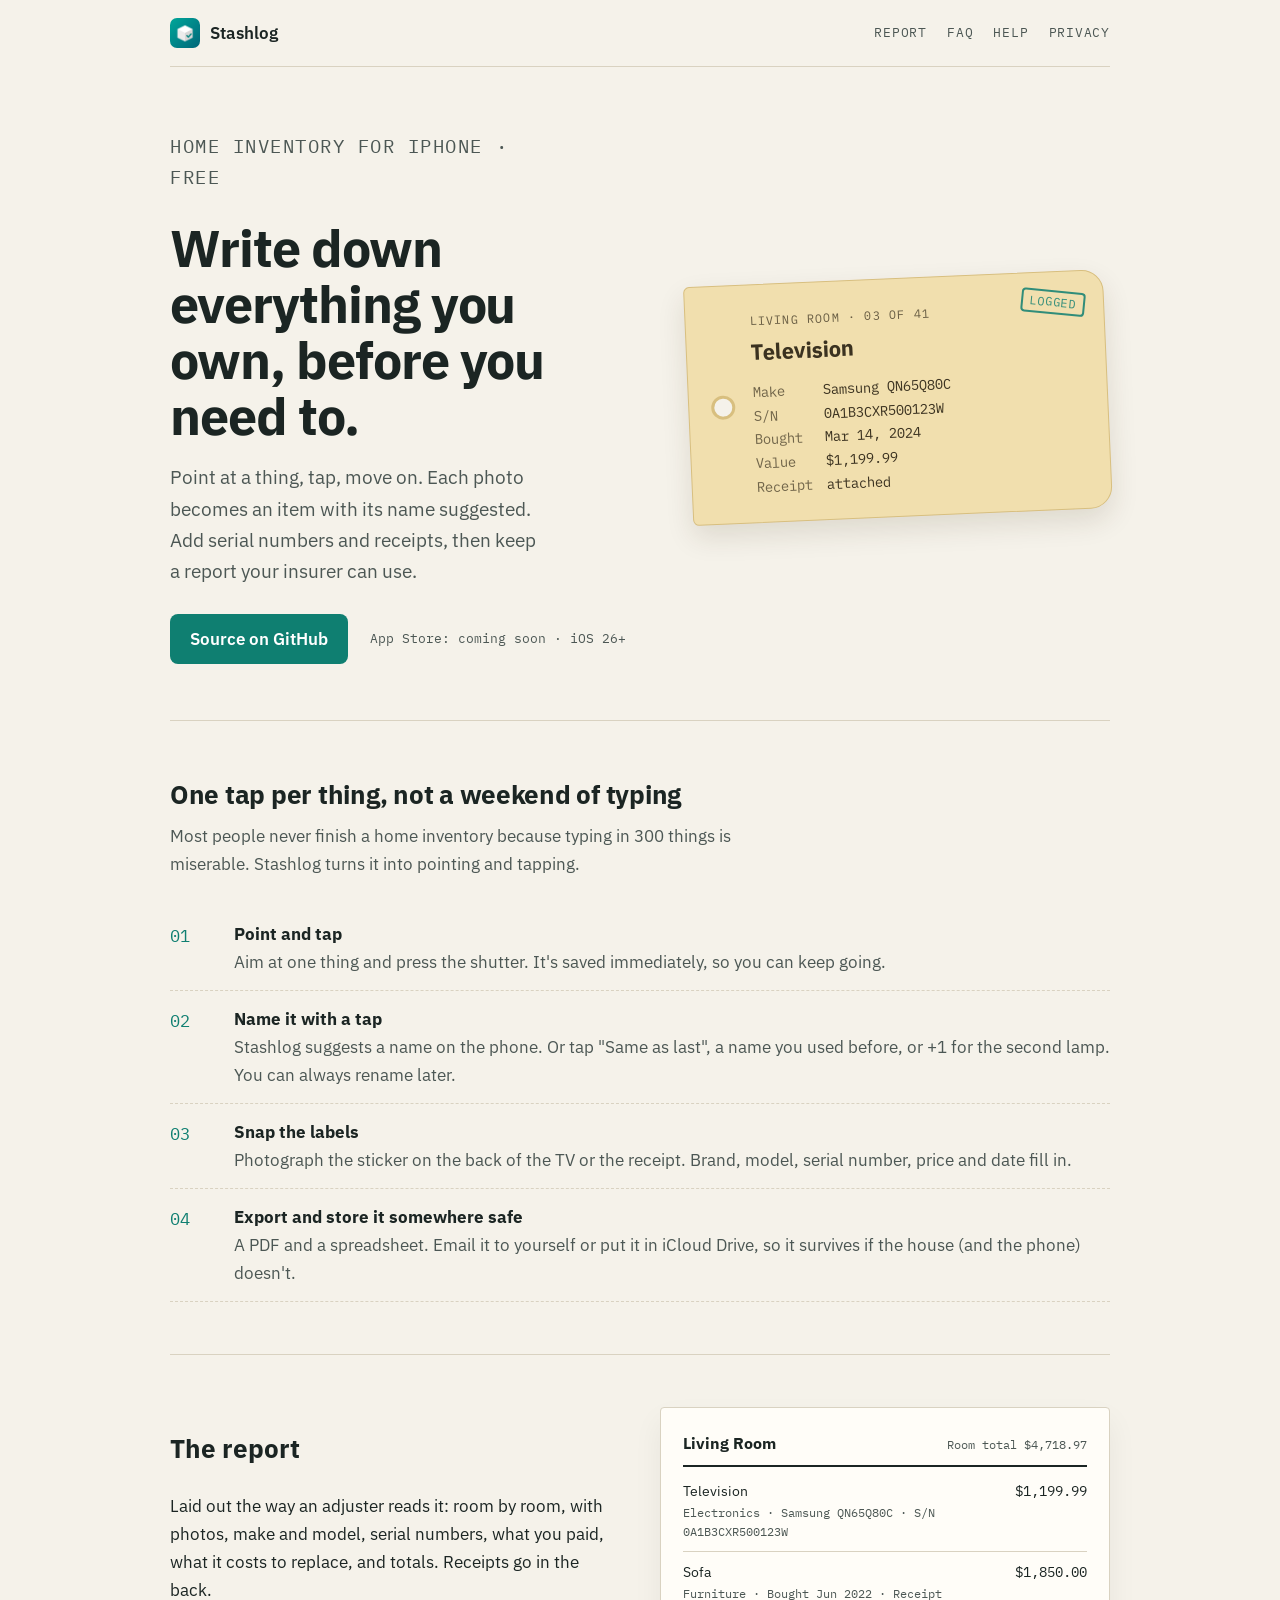
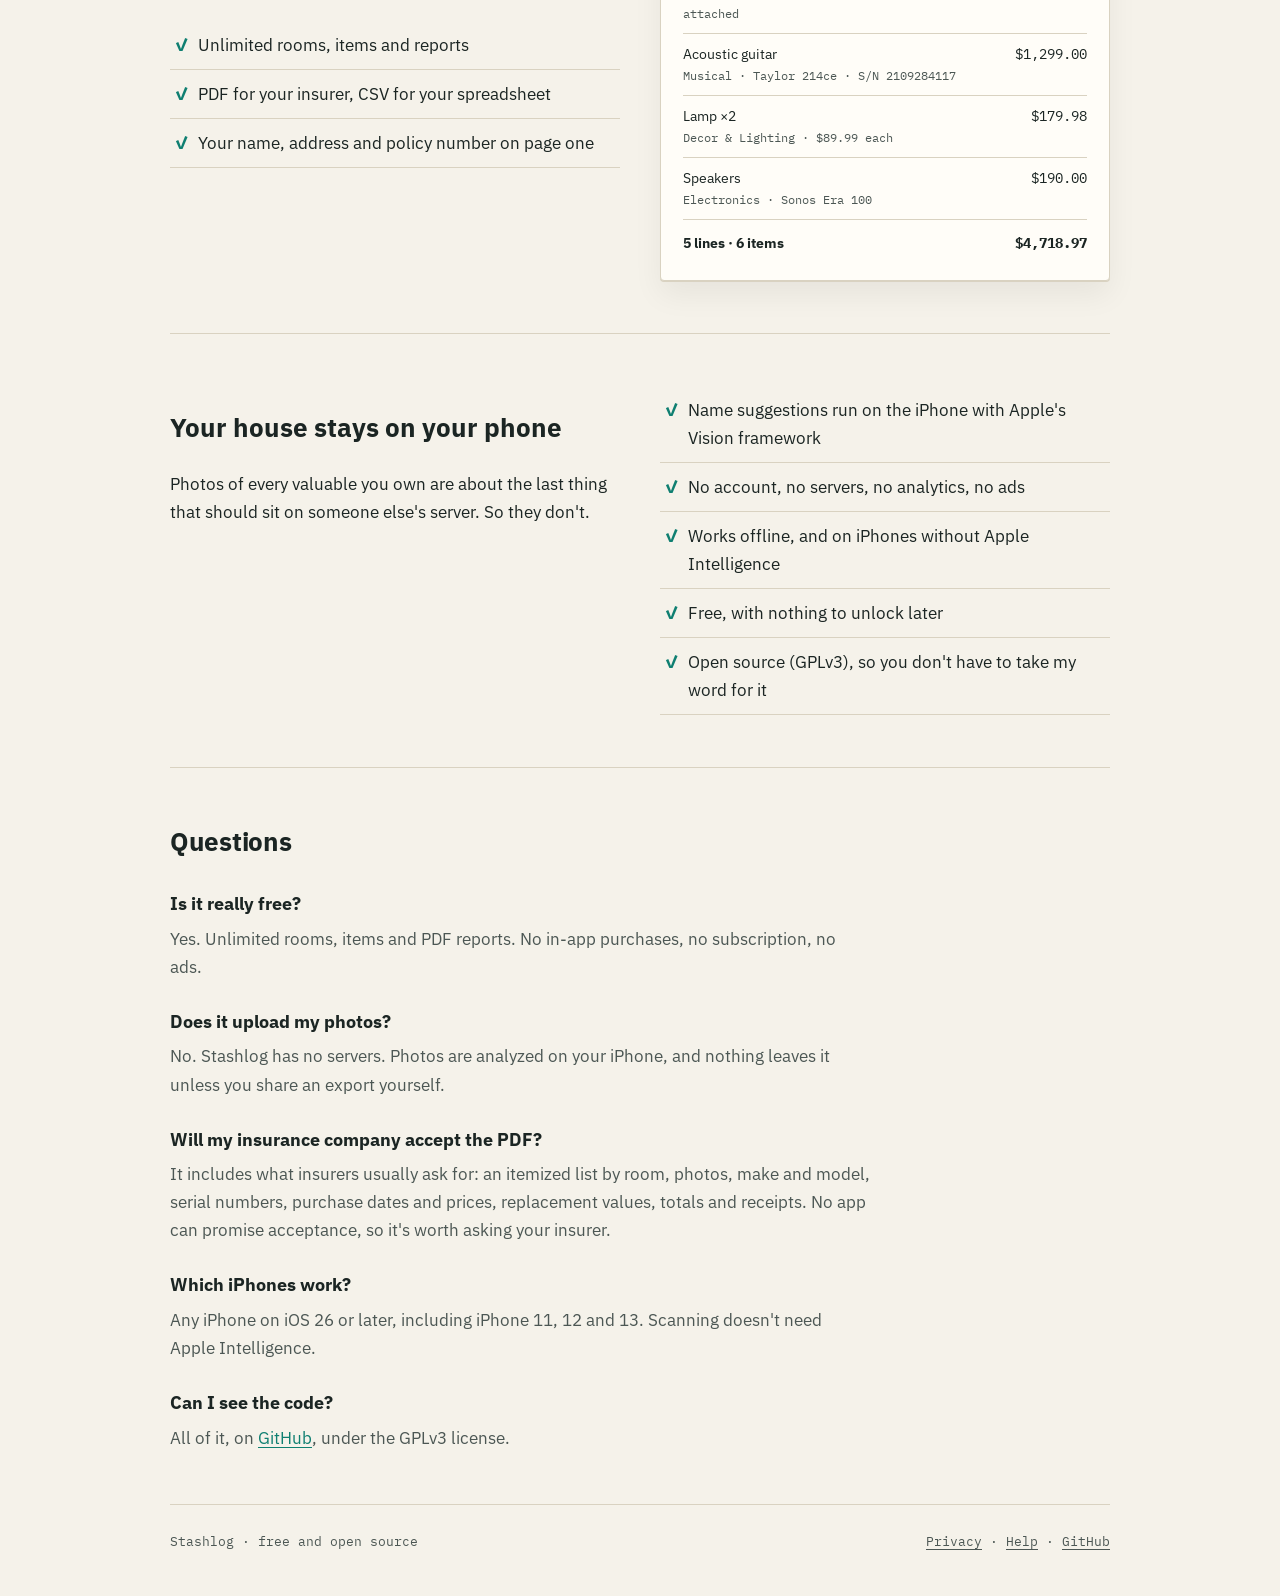
<file: docs/index.html>
<!doctype html>
<html lang="en">
<head>
  <meta charset="utf-8">
  <meta name="viewport" content="width=device-width, initial-scale=1">
  <title>Stashlog: Free, Private Home Inventory App for iPhone</title>
  <meta name="description" content="Stashlog is a free, open-source home inventory app for iPhone. Point at each thing and tap: every photo becomes an item, named for you on-device. Export an insurance-ready PDF. No account, no in-app purchases, nothing uploaded.">
  <link rel="canonical" href="https://rshamilton.github.io/Stashlog/">
  <link rel="icon" href="icon.png">
  <link rel="apple-touch-icon" href="icon.png">
  <meta property="og:title" content="Stashlog: a home inventory you'll actually finish">
  <meta property="og:description" content="Point, tap, next. Each photo becomes an item. Export a report your insurer can use. Free, open source, nothing uploaded.">
  <meta property="og:image" content="https://rshamilton.github.io/Stashlog/icon.png">
  <meta property="og:type" content="website">
  <link rel="preconnect" href="https://fonts.googleapis.com">
  <link rel="preconnect" href="https://fonts.gstatic.com" crossorigin>
  <link href="https://fonts.googleapis.com/css2?family=IBM+Plex+Mono:wght@400;500&family=IBM+Plex+Sans:wght@400;600;700&display=swap" rel="stylesheet">
  <link rel="stylesheet" href="style.css">
  <script type="application/ld+json">
  {
    "@context": "https://schema.org",
    "@type": "SoftwareApplication",
    "name": "Stashlog: Home Inventory",
    "operatingSystem": "iOS 26 or later",
    "applicationCategory": "UtilitiesApplication",
    "description": "Free, private, open-source home inventory app for iPhone. Rapid capture: point at an item and tap, and on-device AI suggests its name; reads serial-number labels and receipts; exports an insurance-ready PDF and CSV. No account, no in-app purchases, no ads, works offline, nothing uploaded.",
    "offers": { "@type": "Offer", "price": "0", "priceCurrency": "USD" },
    "license": "https://www.gnu.org/licenses/gpl-3.0.html",
    "codeRepository": "https://github.com/rshamilton/Stashlog",
    "featureList": [
      "Rapid capture: one tap per item, with on-device name suggestions",
      "Photos processed on iPhone, never uploaded",
      "Reads serial numbers, model numbers and receipts on-device",
      "Insurance-ready PDF report with photos, serial numbers, values and receipts",
      "CSV export",
      "No account required",
      "No in-app purchases, no subscription, no ads",
      "Works offline",
      "Works on iPhones without Apple Intelligence",
      "Open source (GPLv3)"
    ]
  }
  </script>
  <script type="application/ld+json">
  {
    "@context": "https://schema.org",
    "@type": "FAQPage",
    "mainEntity": [
      {"@type": "Question", "name": "Is Stashlog really free?", "acceptedAnswer": {"@type": "Answer", "text": "Yes. Every feature is free: unlimited rooms, unlimited items and unlimited PDF reports. There are no in-app purchases, no subscription and no ads."}},
      {"@type": "Question", "name": "Does Stashlog upload my photos?", "acceptedAnswer": {"@type": "Answer", "text": "No. Stashlog has no servers. Photos are analyzed on your iPhone using Apple's Vision framework. Nothing leaves your phone unless you share an export yourself."}},
      {"@type": "Question", "name": "How fast is it to inventory a room?", "acceptedAnswer": {"@type": "Answer", "text": "Point the camera at one thing and tap; it is saved instantly and Stashlog suggests a name. Tap a suggestion, 'Same as last', or +1 for duplicates, then move to the next item. You never wait between shots."}},
      {"@type": "Question", "name": "Will my insurance company accept the PDF?", "acceptedAnswer": {"@type": "Answer", "text": "The report includes what insurers typically ask for: a room-by-room itemized list, photos, make and model, serial numbers, purchase dates and prices, replacement values, totals and attached receipts. No app can guarantee acceptance, so check with your insurer."}},
      {"@type": "Question", "name": "Does it need an account or internet connection?", "acceptedAnswer": {"@type": "Answer", "text": "No account is required and the app works offline."}},
      {"@type": "Question", "name": "Which iPhones does Stashlog support?", "acceptedAnswer": {"@type": "Answer", "text": "Any iPhone running iOS 26 or later, including iPhone 11, 12 and 13. Scanning uses Apple's Vision framework, which does not require Apple Intelligence."}},
      {"@type": "Question", "name": "Is Stashlog open source?", "acceptedAnswer": {"@type": "Answer", "text": "Yes. The full source code is on GitHub under the GPLv3 license, so anyone can verify the privacy claims."}}
    ]
  }
  </script>
</head>
<body>
  <div class="wrap">
    <header class="top">
      <a class="brand" href="./"><img src="icon.png" alt="">Stashlog</a>
      <nav>
        <a href="#report">Report</a>
        <a href="#faq">FAQ</a>
        <a href="support.html">Help</a>
        <a href="privacy.html">Privacy</a>
      </nav>
    </header>

    <div class="hero">
      <div>
        <p class="kicker">Home inventory for iPhone · Free</p>
        <h1>Write down everything you own, before you need to.</h1>
        <p>Point at a thing, tap, move on. Each photo becomes an item with its name suggested. Add serial numbers and receipts, then keep a report your insurer can use.</p>
        <div class="cta">
          <a class="button" href="https://github.com/rshamilton/Stashlog">Source on GitHub</a>
          <small>App Store: coming soon · iOS 26+</small>
        </div>
      </div>

      <div class="tag" aria-label="Example inventory entry">
        <div class="room">Living room · 03 of 41</div>
        <div class="item">Television</div>
        <dl>
          <dt>Make</dt><dd>Samsung QN65Q80C</dd>
          <dt>S/N</dt><dd>0A1B3CXR500123W</dd>
          <dt>Bought</dt><dd>Mar 14, 2024</dd>
          <dt>Value</dt><dd>$1,199.99</dd>
          <dt>Receipt</dt><dd>attached</dd>
        </dl>
        <span class="stamp">Logged</span>
      </div>
    </div>

    <section>
      <h2>One tap per thing, not a weekend of typing</h2>
      <p class="sub">Most people never finish a home inventory because typing in 300 things is miserable. Stashlog turns it into pointing and tapping.</p>
      <ol class="ledger">
        <li><div><strong>Point and tap</strong><span>Aim at one thing and press the shutter. It's saved immediately, so you can keep going.</span></div></li>
        <li><div><strong>Name it with a tap</strong><span>Stashlog suggests a name on the phone. Or tap "Same as last", a name you used before, or +1 for the second lamp. You can always rename later.</span></div></li>
        <li><div><strong>Snap the labels</strong><span>Photograph the sticker on the back of the TV or the receipt. Brand, model, serial number, price and date fill in.</span></div></li>
        <li><div><strong>Export and store it somewhere safe</strong><span>A PDF and a spreadsheet. Email it to yourself or put it in iCloud Drive, so it survives if the house (and the phone) doesn't.</span></div></li>
      </ol>
    </section>

    <section id="report">
      <div class="split">
        <div>
          <h2>The report</h2>
          <p class="sub">Laid out the way an adjuster reads it: room by room, with photos, make and model, serial numbers, what you paid, what it costs to replace, and totals. Receipts go in the back.</p>
          <ul class="facts">
            <li>Unlimited rooms, items and reports</li>
            <li>PDF for your insurer, CSV for your spreadsheet</li>
            <li>Your name, address and policy number on page one</li>
          </ul>
        </div>
        <div class="sheet" role="img" aria-label="Example page from a Stashlog report">
          <header><b>Living Room</b><span>Room total $4,718.97</span></header>
          <table>
            <tr><td>Television<span class="meta">Electronics · Samsung QN65Q80C · S/N 0A1B3CXR500123W</span></td><td class="v">$1,199.99</td></tr>
            <tr><td>Sofa<span class="meta">Furniture · Bought Jun 2022 · Receipt attached</span></td><td class="v">$1,850.00</td></tr>
            <tr><td>Acoustic guitar<span class="meta">Musical · Taylor 214ce · S/N 2109284117</span></td><td class="v">$1,299.00</td></tr>
            <tr><td>Lamp ×2<span class="meta">Decor &amp; Lighting · $89.99 each</span></td><td class="v">$179.98</td></tr>
            <tr><td>Speakers<span class="meta">Electronics · Sonos Era 100</span></td><td class="v">$190.00</td></tr>
            <tfoot><tr><td>5 lines · 6 items</td><td class="v">$4,718.97</td></tr></tfoot>
          </table>
        </div>
      </div>
    </section>

    <section>
      <div class="split">
        <div>
          <h2>Your house stays on your phone</h2>
          <p class="sub">Photos of every valuable you own are about the last thing that should sit on someone else's server. So they don't.</p>
        </div>
        <ul class="facts">
          <li>Name suggestions run on the iPhone with Apple's Vision framework</li>
          <li>No account, no servers, no analytics, no ads</li>
          <li>Works offline, and on iPhones without Apple Intelligence</li>
          <li>Free, with nothing to unlock later</li>
          <li>Open source (GPLv3), so you don't have to take my word for it</li>
        </ul>
      </div>
    </section>

    <section id="faq" class="faq">
      <h2>Questions</h2>
      <h3>Is it really free?</h3>
      <p>Yes. Unlimited rooms, items and PDF reports. No in-app purchases, no subscription, no ads.</p>
      <h3>Does it upload my photos?</h3>
      <p>No. Stashlog has no servers. Photos are analyzed on your iPhone, and nothing leaves it unless you share an export yourself.</p>
      <h3>Will my insurance company accept the PDF?</h3>
      <p>It includes what insurers usually ask for: an itemized list by room, photos, make and model, serial numbers, purchase dates and prices, replacement values, totals and receipts. No app can promise acceptance, so it's worth asking your insurer.</p>
      <h3>Which iPhones work?</h3>
      <p>Any iPhone on iOS 26 or later, including iPhone 11, 12 and 13. Scanning doesn't need Apple Intelligence.</p>
      <h3>Can I see the code?</h3>
      <p>All of it, on <a href="https://github.com/rshamilton/Stashlog">GitHub</a>, under the GPLv3 license.</p>
    </section>

    <footer class="bottom">
      <span>Stashlog · free and open source</span>
      <span><a href="privacy.html">Privacy</a> · <a href="support.html">Help</a> · <a href="https://github.com/rshamilton/Stashlog">GitHub</a></span>
    </footer>
  </div>
</body>
</html>
</file>
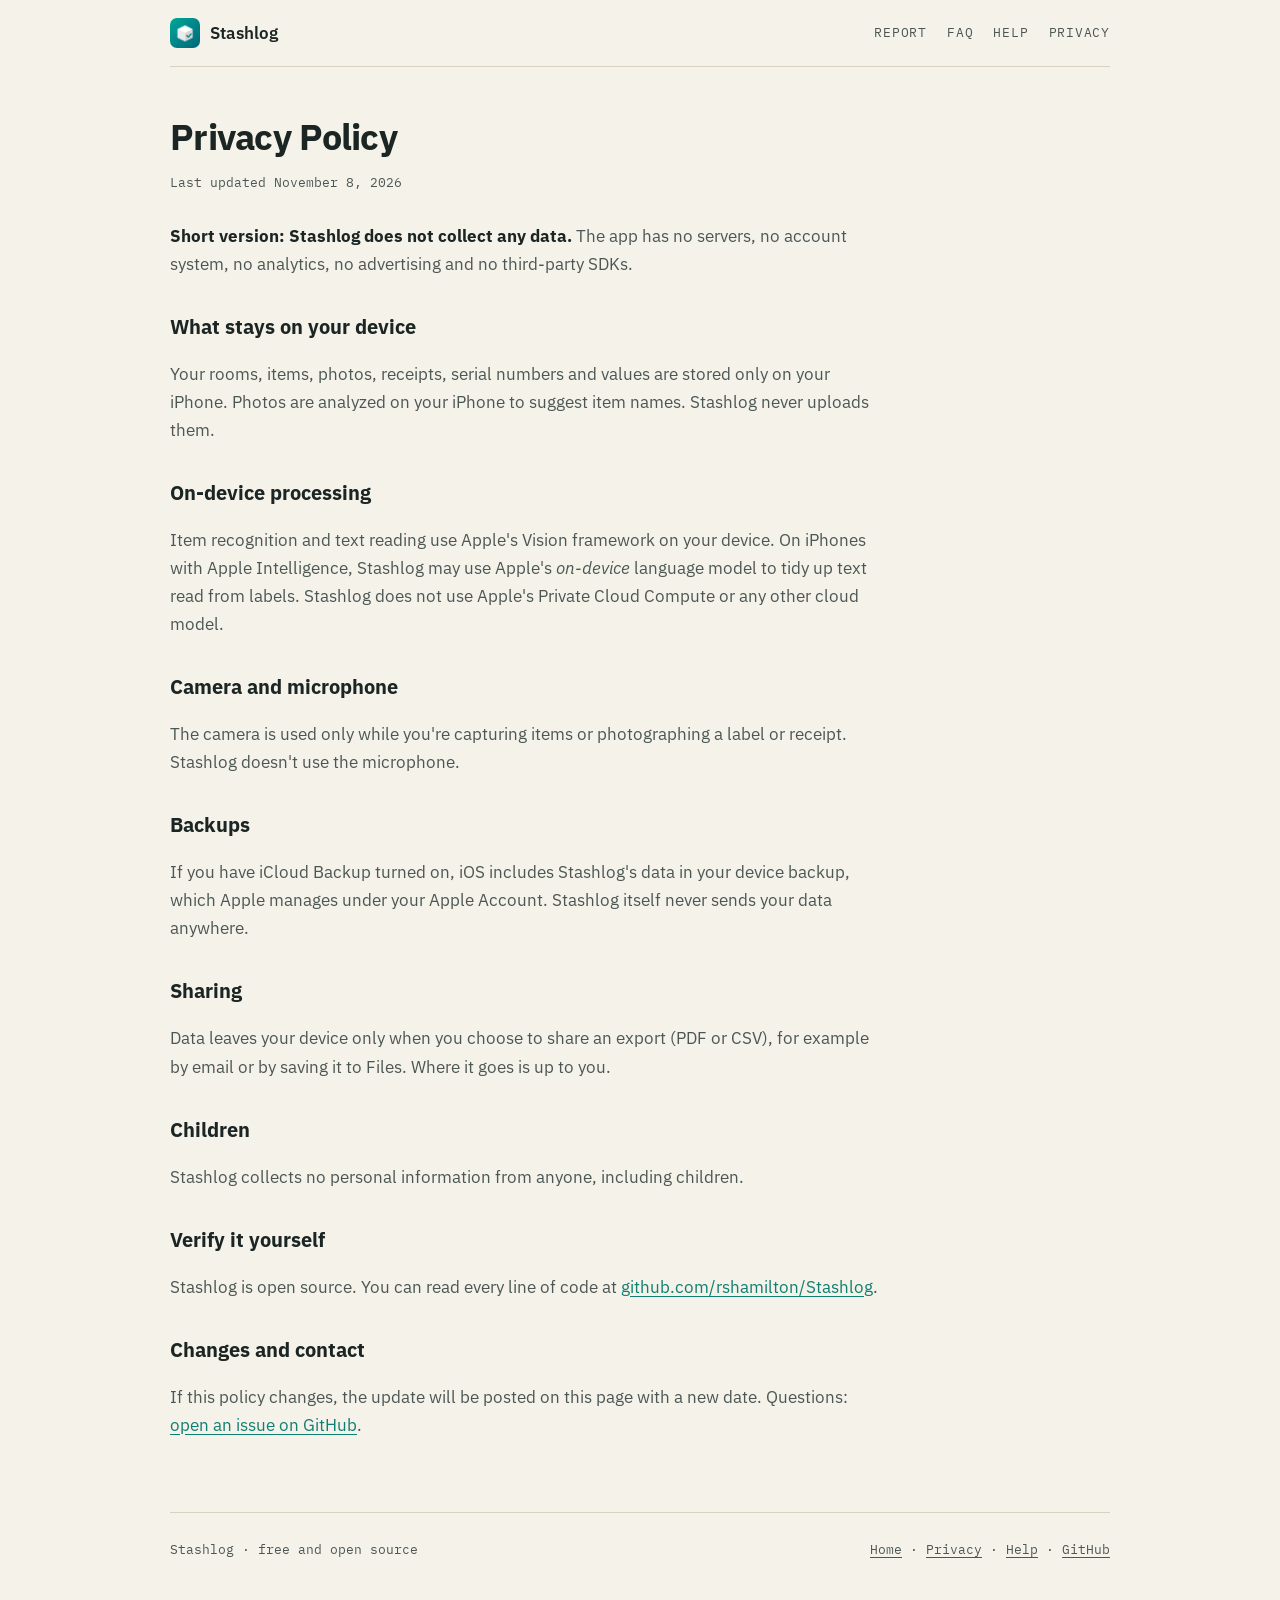
<file: docs/privacy.html>
<!doctype html>
<html lang="en">
<head>
  <meta charset="utf-8">
  <meta name="viewport" content="width=device-width, initial-scale=1">
  <title>Privacy Policy · Stashlog</title>
  <meta name="description" content="Stashlog collects no data. Photos and your inventory stay on your iPhone. No account, no analytics, no servers.">
  <link rel="canonical" href="https://rshamilton.github.io/Stashlog/privacy.html">
  <link rel="icon" href="icon.png">
  <link rel="preconnect" href="https://fonts.googleapis.com">
  <link rel="preconnect" href="https://fonts.gstatic.com" crossorigin>
  <link href="https://fonts.googleapis.com/css2?family=IBM+Plex+Mono:wght@400;500&family=IBM+Plex+Sans:wght@400;600;700&display=swap" rel="stylesheet">
  <link rel="stylesheet" href="style.css">
</head>
<body>
  <div class="wrap">
    <header class="top">
      <a class="brand" href="./"><img src="icon.png" alt="">Stashlog</a>
      <nav>
        <a href="./#report">Report</a>
        <a href="./#faq">FAQ</a>
        <a href="support.html">Help</a>
        <a href="privacy.html">Privacy</a>
      </nav>
    </header>
    <main class="prose">
      <h1>Privacy Policy</h1>
      <p class="updated">Last updated November 8, 2026</p>

      <p><strong>Short version: Stashlog does not collect any data.</strong> The app has no servers, no account system, no analytics, no advertising and no third-party SDKs.</p>

      <h2>What stays on your device</h2>
      <p>Your rooms, items, photos, receipts, serial numbers and values are stored only on your iPhone. Photos are analyzed on your iPhone to suggest item names. Stashlog never uploads them.</p>

      <h2>On-device processing</h2>
      <p>Item recognition and text reading use Apple's Vision framework on your device. On iPhones with Apple Intelligence, Stashlog may use Apple's <em>on-device</em> language model to tidy up text read from labels. Stashlog does not use Apple's Private Cloud Compute or any other cloud model.</p>

      <h2>Camera and microphone</h2>
      <p>The camera is used only while you're capturing items or photographing a label or receipt. Stashlog doesn't use the microphone.</p>

      <h2>Backups</h2>
      <p>If you have iCloud Backup turned on, iOS includes Stashlog's data in your device backup, which Apple manages under your Apple Account. Stashlog itself never sends your data anywhere.</p>

      <h2>Sharing</h2>
      <p>Data leaves your device only when you choose to share an export (PDF or CSV), for example by email or by saving it to Files. Where it goes is up to you.</p>

      <h2>Children</h2>
      <p>Stashlog collects no personal information from anyone, including children.</p>

      <h2>Verify it yourself</h2>
      <p>Stashlog is open source. You can read every line of code at <a href="https://github.com/rshamilton/Stashlog">github.com/rshamilton/Stashlog</a>.</p>

      <h2>Changes and contact</h2>
      <p>If this policy changes, the update will be posted on this page with a new date. Questions: <a href="https://github.com/rshamilton/Stashlog/issues">open an issue on GitHub</a>.</p>
    </main>
    <footer class="bottom">
      <span>Stashlog · free and open source</span>
      <span><a href="./">Home</a> · <a href="privacy.html">Privacy</a> · <a href="support.html">Help</a> · <a href="https://github.com/rshamilton/Stashlog">GitHub</a></span>
    </footer>
  </div>
</body>
</html>
</file>
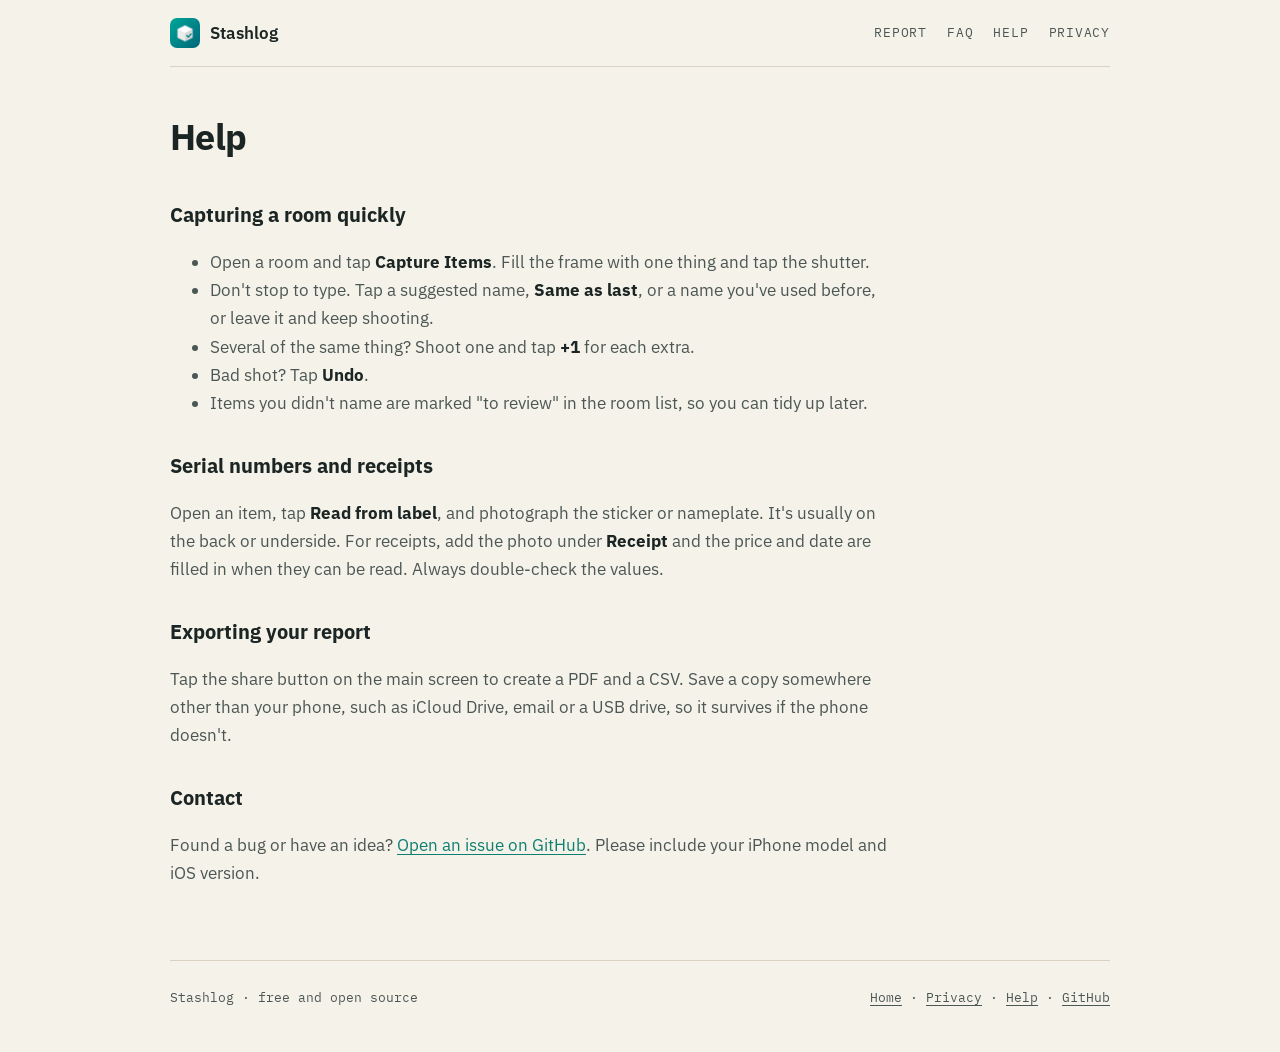
<file: docs/support.html>
<!doctype html>
<html lang="en">
<head>
  <meta charset="utf-8">
  <meta name="viewport" content="width=device-width, initial-scale=1">
  <title>Support · Stashlog</title>
  <meta name="description" content="Help with Stashlog, the free and private home inventory app for iPhone: scanning tips, exporting your insurance report, and how to get in touch.">
  <link rel="canonical" href="https://rshamilton.github.io/Stashlog/support.html">
  <link rel="icon" href="icon.png">
  <link rel="preconnect" href="https://fonts.googleapis.com">
  <link rel="preconnect" href="https://fonts.gstatic.com" crossorigin>
  <link href="https://fonts.googleapis.com/css2?family=IBM+Plex+Mono:wght@400;500&family=IBM+Plex+Sans:wght@400;600;700&display=swap" rel="stylesheet">
  <link rel="stylesheet" href="style.css">
</head>
<body>
  <div class="wrap">
    <header class="top">
      <a class="brand" href="./"><img src="icon.png" alt="">Stashlog</a>
      <nav>
        <a href="./#report">Report</a>
        <a href="./#faq">FAQ</a>
        <a href="support.html">Help</a>
        <a href="privacy.html">Privacy</a>
      </nav>
    </header>
    <main class="prose">
      <h1>Help</h1>

      <h2>Capturing a room quickly</h2>
      <ul>
        <li>Open a room and tap <strong>Capture Items</strong>. Fill the frame with one thing and tap the shutter.</li>
        <li>Don't stop to type. Tap a suggested name, <strong>Same as last</strong>, or a name you've used before, or leave it and keep shooting.</li>
        <li>Several of the same thing? Shoot one and tap <strong>+1</strong> for each extra.</li>
        <li>Bad shot? Tap <strong>Undo</strong>.</li>
        <li>Items you didn't name are marked "to review" in the room list, so you can tidy up later.</li>
      </ul>

      <h2>Serial numbers and receipts</h2>
      <p>Open an item, tap <strong>Read from label</strong>, and photograph the sticker or nameplate. It's usually on the back or underside. For receipts, add the photo under <strong>Receipt</strong> and the price and date are filled in when they can be read. Always double-check the values.</p>

      <h2>Exporting your report</h2>
      <p>Tap the share button on the main screen to create a PDF and a CSV. Save a copy somewhere other than your phone, such as iCloud Drive, email or a USB drive, so it survives if the phone doesn't.</p>

      <h2>Contact</h2>
      <p>Found a bug or have an idea? <a href="https://github.com/rshamilton/Stashlog/issues/new">Open an issue on GitHub</a>. Please include your iPhone model and iOS version.</p>
    </main>
    <footer class="bottom">
      <span>Stashlog · free and open source</span>
      <span><a href="./">Home</a> · <a href="privacy.html">Privacy</a> · <a href="support.html">Help</a> · <a href="https://github.com/rshamilton/Stashlog">GitHub</a></span>
    </footer>
  </div>
</body>
</html>
</file>
<file: docs/style.css>
/* Stashlog site: an inventory ledger, in the app's teal. */
:root {
  --paper: #f5f2ea;
  --paper-2: #ece7da;
  --card: #fffdf8;
  --ink: #1b2523;
  --ink-2: #4c5754;
  --rule: #d9d2c1;
  --teal: #0f7f71;
  --teal-ink: #ffffff;
  --tag: #f1dfae;
  --tag-edge: #d8bf7f;
  --mono: "IBM Plex Mono", ui-monospace, "SF Mono", Menlo, monospace;
  --sans: "IBM Plex Sans", -apple-system, BlinkMacSystemFont, "Segoe UI", sans-serif;
  color-scheme: light dark;
}
@media (prefers-color-scheme: dark) {
  :root {
    --paper: #121816;
    --paper-2: #18201e;
    --card: #1b2421;
    --ink: #e9ece6;
    --ink-2: #a3ada8;
    --rule: #2c3833;
    --teal: #4cc4b2;
    --teal-ink: #0b1f1c;
    --tag: #3a3322;
    --tag-edge: #5d5134;
  }
}

* { box-sizing: border-box; }
html { -webkit-text-size-adjust: 100%; }
body {
  margin: 0;
  background: var(--paper);
  color: var(--ink);
  font: 17px/1.65 var(--sans);
}
a { color: var(--teal); text-underline-offset: 3px; }
.wrap { max-width: 980px; margin: 0 auto; padding: 0 20px; }
.mono { font-family: var(--mono); }

/* Header */
.top {
  display: flex; align-items: center; justify-content: space-between; gap: 16px;
  padding: 18px 0; border-bottom: 1px solid var(--rule);
}
.brand { display: flex; align-items: center; gap: 10px; color: var(--ink); text-decoration: none; font-weight: 600; }
.brand img { width: 30px; height: 30px; border-radius: 7px; }
.top nav { display: flex; gap: 20px; font-family: var(--mono); font-size: 13px; text-transform: uppercase; letter-spacing: .06em; }
.top nav a { color: var(--ink-2); text-decoration: none; }
.top nav a:hover { color: var(--ink); }

/* Hero */
.hero {
  display: grid; grid-template-columns: 1.1fr 1fr; gap: 48px; align-items: center;
  padding: 64px 0 56px;
}
.kicker { font-family: var(--mono); font-size: 13px; text-transform: uppercase; letter-spacing: .08em; color: var(--teal); margin: 0 0 14px; }
.hero h1 { font-size: clamp(34px, 5.2vw, 52px); line-height: 1.08; letter-spacing: -0.02em; margin: 0 0 18px; font-weight: 700; }
.hero p { color: var(--ink-2); font-size: 19px; margin: 0 0 26px; max-width: 34ch; }
.cta { display: flex; flex-wrap: wrap; align-items: center; gap: 14px 22px; }
.button {
  display: inline-block; background: var(--teal); color: var(--teal-ink);
  padding: 11px 20px; border-radius: 8px; font-weight: 600; text-decoration: none;
}
.cta small { font-family: var(--mono); font-size: 13px; color: var(--ink-2); }

/* The luggage-tag illustration */
.tag {
  position: relative; background: var(--tag); border: 1px solid var(--tag-edge);
  border-radius: 6px 22px 22px 6px; padding: 26px 26px 22px 64px;
  font-family: var(--mono); font-size: 14px; line-height: 1.7; color: #3b3220;
  transform: rotate(-2.5deg); box-shadow: 0 12px 28px rgba(60, 45, 10, .12);
  width: 100%; max-width: 420px; justify-self: center;
}
@media (prefers-color-scheme: dark) { .tag { color: #eadcb5; } }
.tag::before { /* eyelet */
  content: ""; position: absolute; left: 22px; top: 50%; width: 18px; height: 18px; margin-top: -9px;
  border-radius: 50%; background: var(--paper); border: 3px solid var(--tag-edge);
}
.tag .room { font-size: 12px; letter-spacing: .1em; text-transform: uppercase; opacity: .75; }
.tag .item { font-family: var(--sans); font-size: 22px; font-weight: 700; color: inherit; margin: 2px 0 10px; }
.tag dl { margin: 0; display: grid; grid-template-columns: auto 1fr; gap: 0 14px; }
.tag dt { opacity: .7; }
.tag dd { margin: 0; }
.tag .stamp {
  position: absolute; right: 18px; top: 18px; transform: rotate(8deg);
  border: 2px solid var(--teal); color: var(--teal); border-radius: 4px; padding: 0 6px;
  font-size: 12px; letter-spacing: .08em; text-transform: uppercase; opacity: .85;
}

/* Sections */
section { padding: 52px 0; border-top: 1px solid var(--rule); }
section > h2 { font-size: 26px; letter-spacing: -0.01em; margin: 0 0 6px; }
section > .sub { color: var(--ink-2); margin: 0 0 28px; max-width: 60ch; }
.split { display: grid; grid-template-columns: 1fr 1fr; gap: 40px; align-items: start; }

/* Steps as ledger lines */
ol.ledger { list-style: none; margin: 0; padding: 0; counter-reset: line; }
ol.ledger li {
  counter-increment: line; display: grid; grid-template-columns: 52px 1fr; gap: 12px;
  padding: 14px 0; border-bottom: 1px dashed var(--rule);
}
ol.ledger li::before { content: counter(line, decimal-leading-zero); font-family: var(--mono); color: var(--teal); padding-top: 2px; }
ol.ledger strong { display: block; }
ol.ledger span { color: var(--ink-2); }

/* Report sheet */
.sheet {
  background: var(--card); border: 1px solid var(--rule); border-radius: 4px;
  padding: 22px 22px 16px; box-shadow: 0 1px 0 var(--rule), 0 14px 30px rgba(0,0,0,.06);
  font-size: 14px;
}
.sheet header { display: flex; justify-content: space-between; align-items: baseline; border-bottom: 2px solid var(--ink); padding-bottom: 8px; margin-bottom: 4px; }
.sheet header b { font-size: 16px; }
.sheet header span { font-family: var(--mono); font-size: 12px; color: var(--ink-2); }
.sheet table { width: 100%; border-collapse: collapse; }
.sheet td { padding: 9px 0; border-bottom: 1px solid var(--rule); vertical-align: top; }
.sheet td.v { text-align: right; font-family: var(--mono); white-space: nowrap; padding-left: 12px; }
.sheet .meta { display: block; font-family: var(--mono); font-size: 12px; color: var(--ink-2); }
.sheet tfoot td { border-bottom: 0; font-weight: 700; padding-top: 12px; }

/* Plain facts list */
ul.facts { list-style: none; padding: 0; margin: 0; }
ul.facts li { padding: 10px 0 10px 28px; border-bottom: 1px solid var(--rule); position: relative; }
ul.facts li::before { content: "✓"; position: absolute; left: 4px; color: var(--teal); font-weight: 700; }

/* FAQ */
.faq h3 { font-size: 18px; margin: 26px 0 6px; }
.faq p { margin: 0; color: var(--ink-2); max-width: 70ch; }

/* Prose pages */
.prose { max-width: 720px; padding: 40px 0 56px; }
.prose h1 { font-size: 36px; letter-spacing: -0.02em; margin: 0 0 6px; }
.prose .updated { font-family: var(--mono); font-size: 13px; color: var(--ink-2); margin: 0 0 28px; }
.prose h2 { font-size: 20px; margin: 32px 0 6px; }
.prose p, .prose li { color: var(--ink-2); }
.prose strong { color: var(--ink); }

footer.bottom {
  border-top: 1px solid var(--rule); padding: 26px 0 44px;
  font-family: var(--mono); font-size: 13px; color: var(--ink-2);
  display: flex; flex-wrap: wrap; justify-content: space-between; gap: 10px;
}
footer.bottom a { color: var(--ink-2); }

.hero > *, .split > * { min-width: 0; }
@media (max-width: 760px) {
  .hero, .split { grid-template-columns: minmax(0, 1fr); gap: 36px; }
  .hero { padding-top: 40px; }
  .tag { transform: rotate(-1.5deg); width: 100%; padding-left: 56px; }
  .top { flex-wrap: wrap; }
  .top nav { gap: 14px; flex-wrap: wrap; }
}
@media (max-width: 420px) {
  .top nav a[href$="#report"] { display: none; }
  .tag { font-size: 13px; padding: 22px 18px 20px 50px; }
  .tag::before { left: 16px; }
  .sheet { padding: 16px 14px 10px; }
  .sheet .meta { overflow-wrap: anywhere; }
}
</file>
